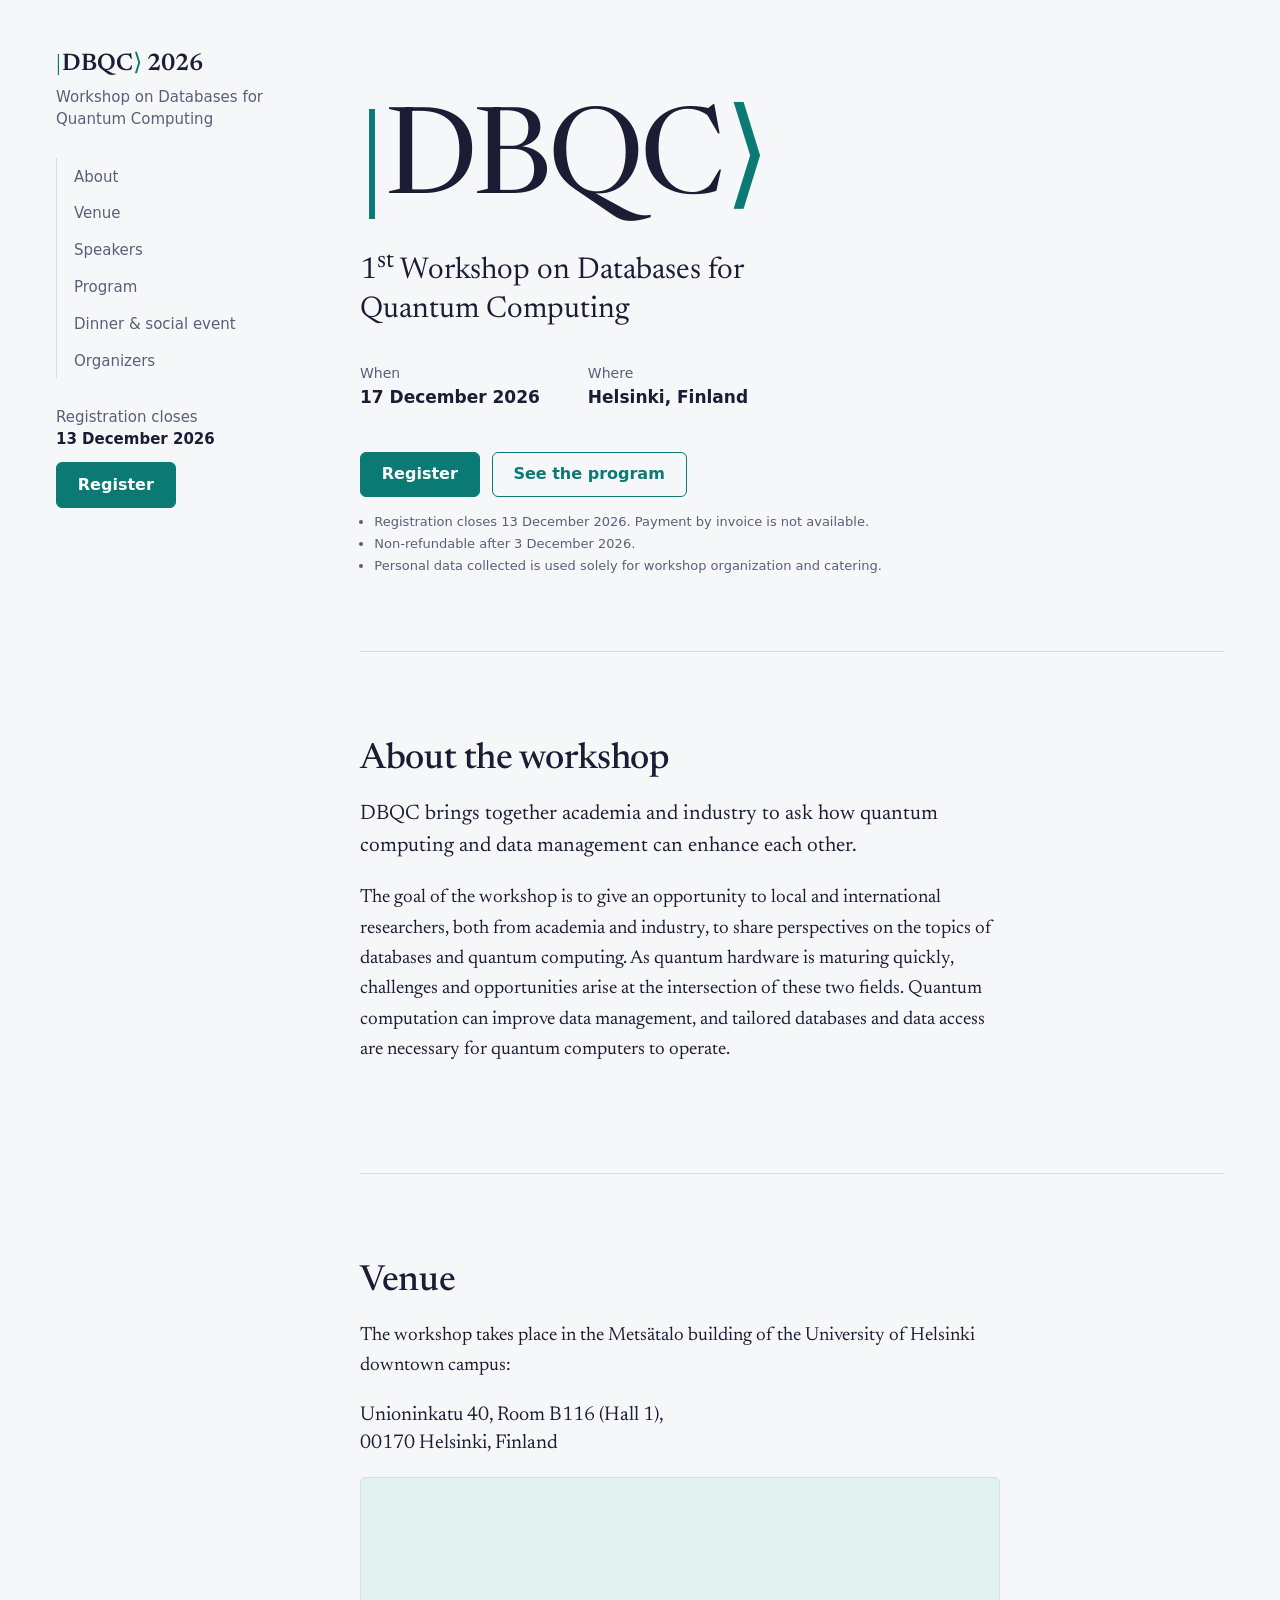
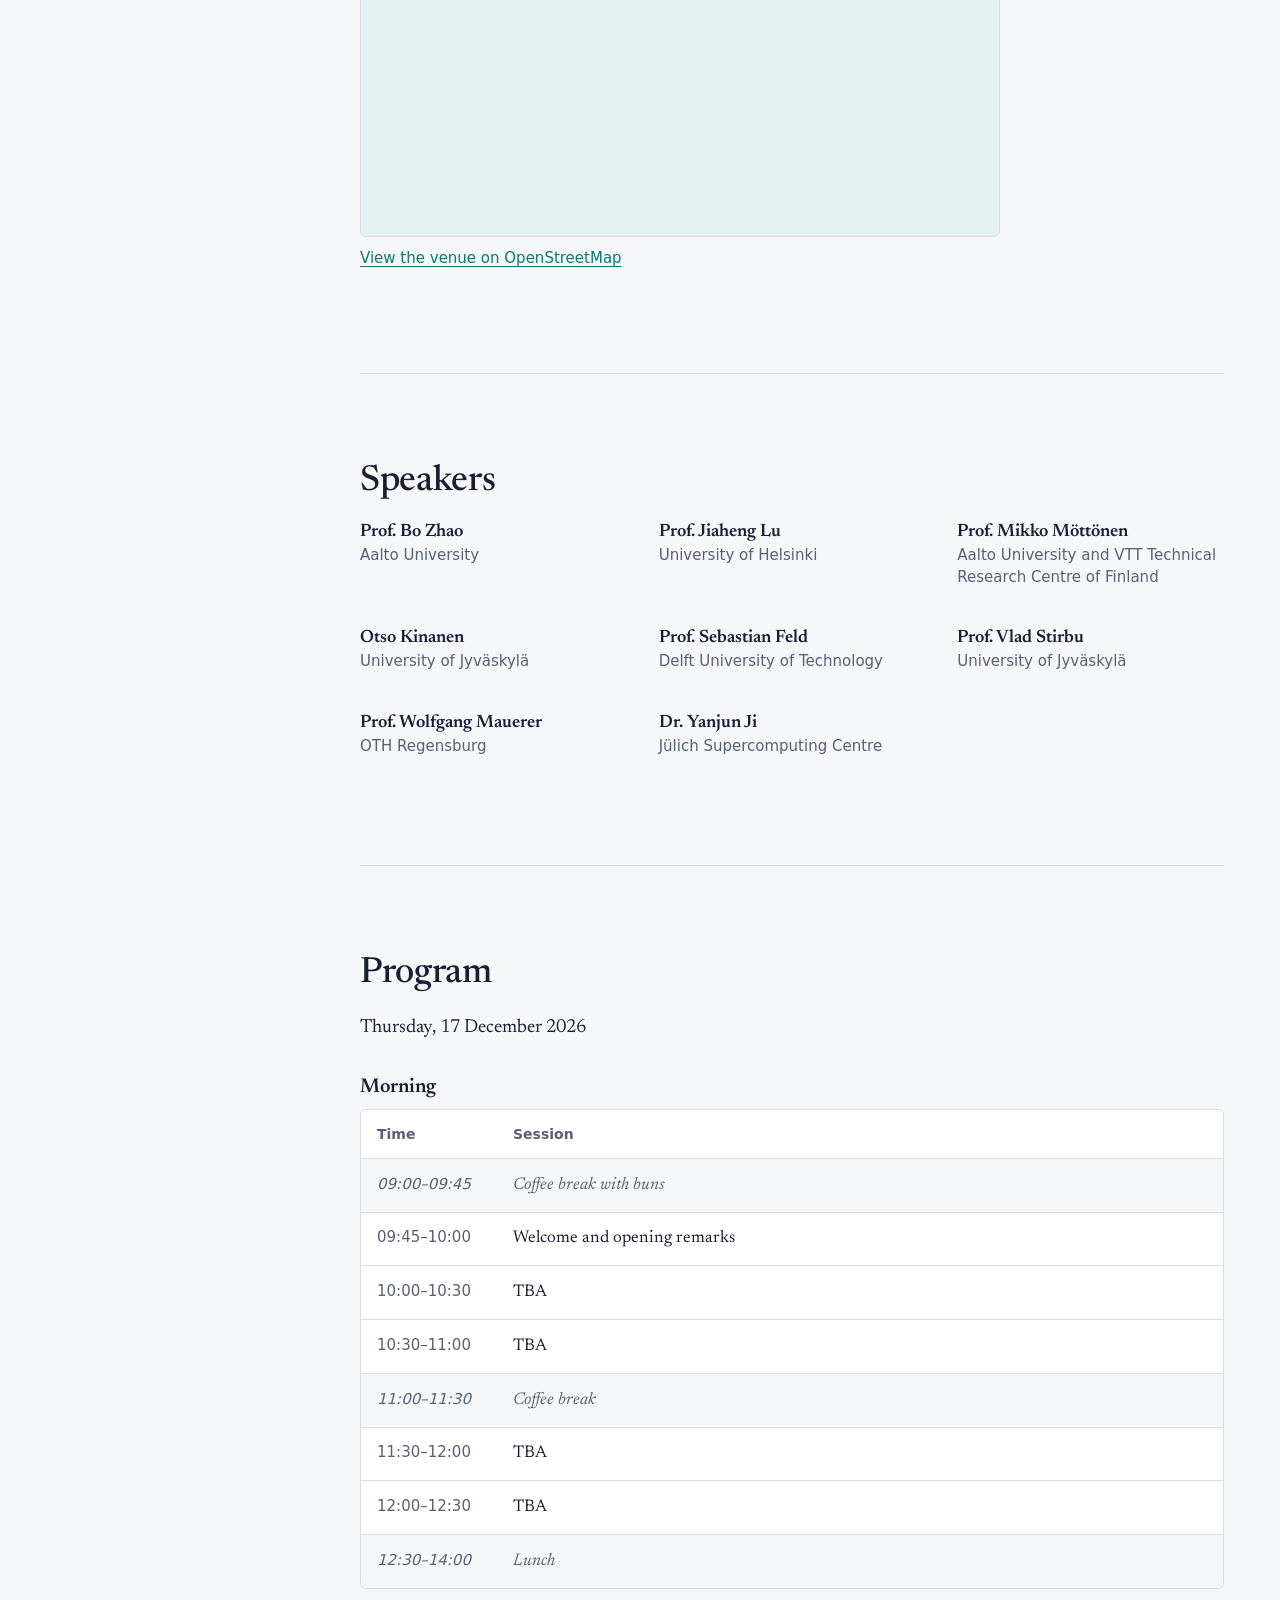
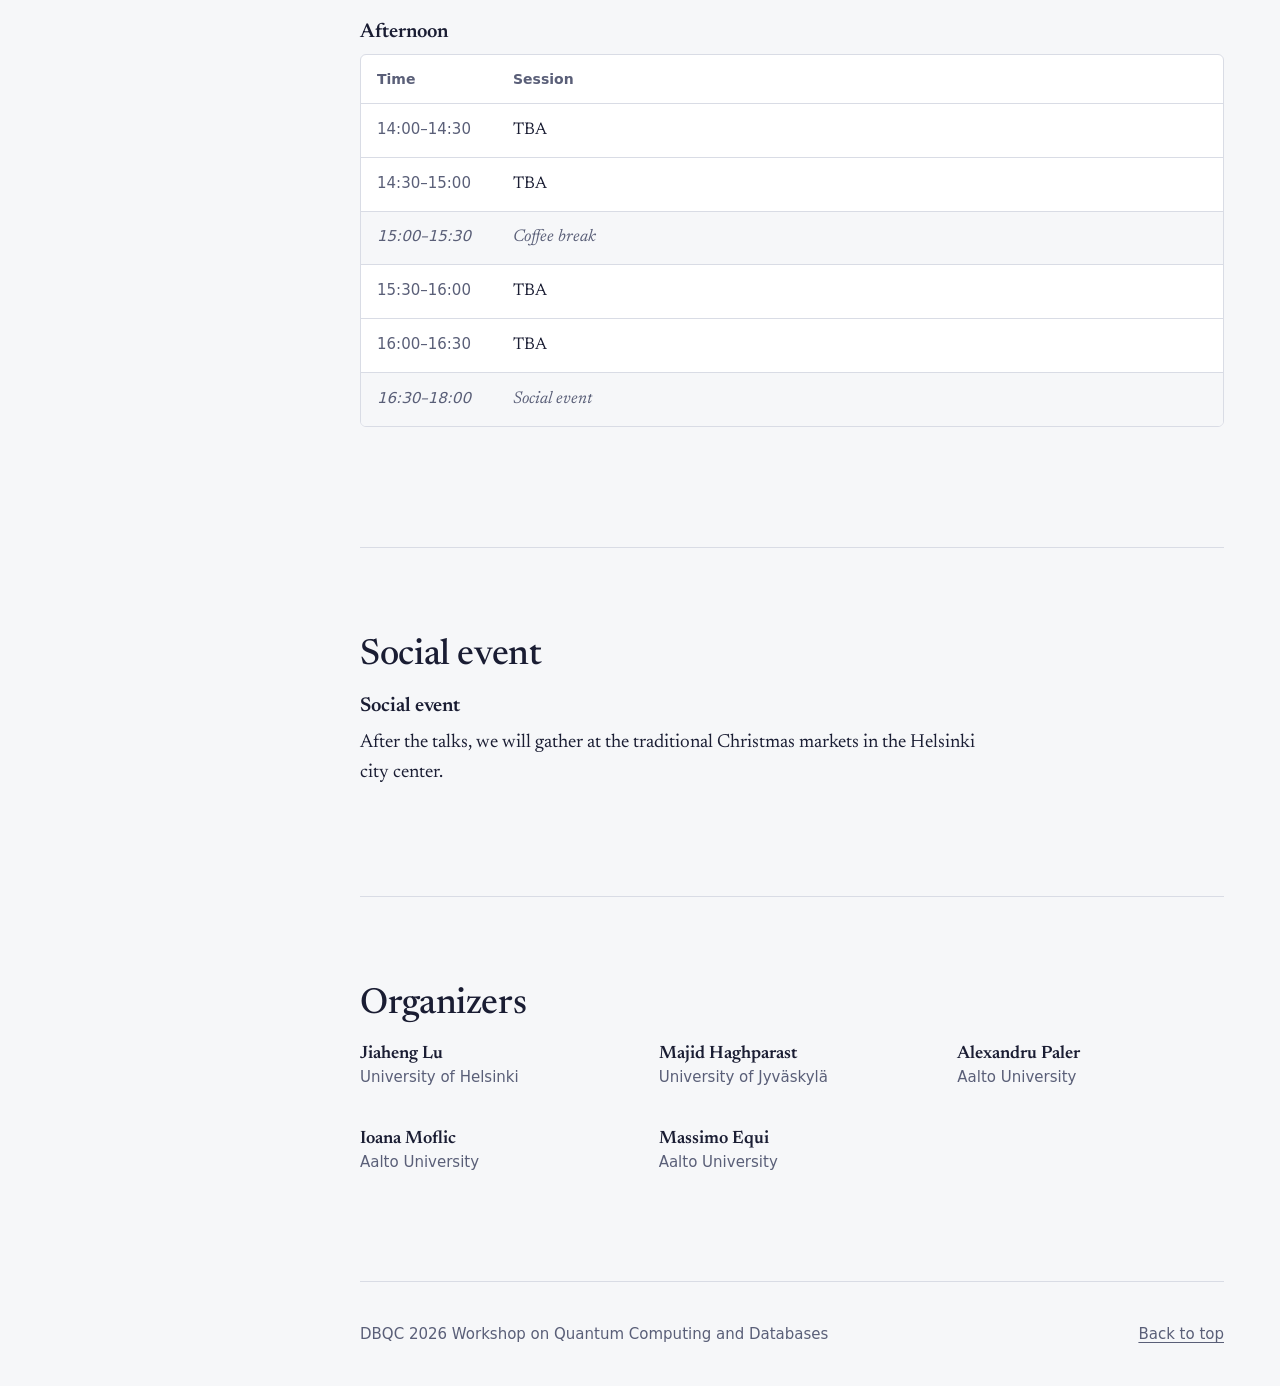
<file: index.html>
<!DOCTYPE html>
<html lang="en">
<head>
  <meta charset="utf-8">
  <meta name="viewport" content="width=device-width, initial-scale=1">
  <title>DBQC 2026 · Workshop on Databases for Quantum Computing</title>
  <meta name="description" content="A one-day workshop on data management and databases for quantum computing.">

  <!-- Font (optional). Remove these three lines to use Georgia instead. -->
  <link rel="preconnect" href="https://fonts.googleapis.com">
  <link rel="preconnect" href="https://fonts.gstatic.com" crossorigin>
  <link href="https://fonts.googleapis.com/css2?family=Newsreader:ital,opsz,wght@0,6..72,400..600;1,6..72,400..600&display=swap" rel="stylesheet">

  <link rel="stylesheet" href="style.css">
</head>
<body>

  <a class="skip-link" href="#main">Skip to content</a>

  <!-- ============ TWO-COLUMN LAYOUT ============
       Left column: the sidebar (stays in view while scrolling).
       Right column: the page content.
       On phones the sidebar turns into a bar at the top. -->
  <div class="layout container">

    <!-- ============ SIDEBAR ============
         Each link points to a section id further down the page. -->
    <aside class="sidebar">
      <a class="brand" href="#top"><span class="ket">DBQC</span> 2026</a>
      <p class="sidebar-tagline">Workshop on Databases for Quantum Computing</p>

      <nav class="site-nav" aria-label="Main">
        <ul>
          <li><a href="#about">About</a></li>
          <li><a href="#venue">Venue</a></li>
          <li><a href="#speakers">Speakers</a></li>
          <li><a href="#program">Program</a></li>
          <li><a href="#dinner">Dinner &amp; social event</a></li>
          <li><a href="#organizers">Organizers</a></li>
        </ul>
      </nav>

      <!-- Hidden on phones, where the same button is in the header -->
      <div class="sidebar-extra">
        <p>Registration closes<br><strong>13 December 2026</strong></p>
        <a class="button" href="https://epayment.helsinki.fi/product/workshop-on-databases-for-quantum-computing/" target="_blank" rel="noopener">Register</a>
      </div>
    </aside>

    <div class="content">

      <!-- ============ HERO ============ -->
      <header class="hero" id="top">
        <!-- <p class="hero-context">A one-day workshop at [Host Conference] 2026</p> -->
        <h1><span class="ket">DBQC</span></h1>
        <p class="hero-title">1<sup>st</sup> Workshop on Databases for Quantum Computing</p>

        <dl class="hero-facts">
          <div><dt>When</dt><dd>17 December 2026</dd></div>
          <div><dt>Where</dt><dd>Helsinki, Finland</dd></div>
          <!-- <div><dt>Format</dt><dd>In person</dd></div> -->
        </dl>
        <div class="actions">
          <a class="button" href="https://epayment.helsinki.fi/product/workshop-on-databases-for-quantum-computing/" target="_blank" rel="noopener">Register</a>
          <a class="button outline" href="#program">See the program</a>
        </div>
        <ul class="reg-notes">
          <li>Registration closes 13 December 2026. Payment by invoice is not available.</li>
          <li>Non-refundable after 3 December 2026.</li>
          <li>Personal data collected is used solely for workshop organization and catering.</li>
        </ul>
      </header>

      <main id="main">

        <!-- ============ ABOUT ============ -->
        <section id="about">
          <h2>About the workshop</h2>
          <p class="lead">DBQC brings together academia and industry to ask how quantum computing and data management can enhance each other.</p>

          <p>
            The goal of the workshop is to give an opportunity to local and international researchers, both from academia and industry, to share perspectives on the topics of databases and quantum computing. As quantum hardware is maturing quickly, challenges and opportunities arise at the intersection of these two fields. Quantum computation can improve data management, and tailored databases and data access are necessary for quantum computers to operate.
          </p>
        </section>

        <!-- ============ VENUE ============ -->
        <section id="venue">
          <h2>Venue</h2>
          <p>The workshop takes place in the Metsätalo building of the University of Helsinki downtown campus:</p>
          <p class="address">
            Unioninkatu 40, Room B116 (Hall 1),
            <br>00170 Helsinki, Finland
          </p>

          <!-- MAP FROM OPENSTREETMAP
               To change it: open openstreetmap.org, find your venue, click
               "Share", choose "HTML", tick "Include marker", and copy the
               src="…" address into the iframe below. Update the link too. -->

          <div class="map">
            <iframe width="425" height="350" src="https://www.openstreetmap.org/export/embed?bbox=24.946509897708896%2C60.17180085492268%2C24.951767027378086%2C60.17346847935872&amp;layer=mapnik&amp;marker=60.1726346777228%2C24.949138462543488" loading="lazy"></iframe>
          </div>
          <p class="map-link">
            <a href="https://www.openstreetmap.org/?mlat=60.172635&amp;mlon=24.949138#map=19/60.172635/24.949138&amp;layers=N">View the venue on OpenStreetMap</a>
          </p>
          <!-- <h3>Getting there</h3>
          <p>From Helsinki Airport, trains I and P reach the city centre in about 35 minutes. From the central railway station it is a short walk to the venue.</p> -->
        </section>

        <!-- ============ SPEAKERS ============
             Replace the initials with a photo:
             <img class="avatar" src="photos/aino.jpg" alt="">
             Remove <span class="tag">Keynote</span> for regular speakers. -->
        <section id="speakers">
          <h2>Speakers</h2>
          <ul class="people">
            <li class="person">
              <!-- <span class="avatar" aria-hidden="true">NS</span> -->
              <div>
                <h3>Prof. Bo Zhao</h3>
                <p>Aalto University</p>
                <!-- <p class="talk">Talk title</p> -->
              </div>
            </li>
            <li class="person">
              <div>
                <h3>Prof. Jiaheng Lu</h3>
                <p>University of Helsinki</p>
                <!-- <p class="talk">Talk title</p> -->
              </div>
            </li>
            <li class="person">
              <div>
                <h3>Prof. Mikko Möttönen</h3>
                <p>Aalto University and VTT Technical Research Centre of Finland</p>
                <!-- <p class="talk">Talk title</p> -->
              </div>
            </li>
            <li class="person">
              <div>
                <h3>Otso Kinanen</h3>
                <p>University of Jyväskylä</p>
                <!-- <p class="talk">Talk title</p> -->
              </div>
            </li>
            <li class="person">
              <!-- <span class="avatar" aria-hidden="true">NS</span> -->
              <div>
                <h3>Prof. Sebastian Feld</h3>
                <p>Delft University of Technology</p>
                <!-- <p class="talk">Talk title</p> -->
              </div>
            </li>
            <li class="person">
              <!-- <span class="avatar" aria-hidden="true">NS</span> -->
              <div>
                <h3>Prof. Vlad Stirbu</h3>
                <p>University of Jyväskylä</p>
                <!-- <p class="talk">Talk title</p> -->
              </div>
            </li>
            <li class="person">
              <div>
                <h3>Prof. Wolfgang Mauerer</h3>
                <p>OTH Regensburg</p>
                <!-- <p class="talk">Talk title</p> -->
              </div>
            </li>
            <li class="person">
              <div>
                <h3>Dr. Yanjun Ji</h3>
                <p>Jülich Supercomputing Centre</p>
                <!-- <p class="talk">Talk title</p> -->
              </div>
            </li>
          </ul>
        </section>

        <!-- ============ PROGRAM ============
             Copy a <tr> row to add a session.
             class="break" for breaks, class="keynote" for keynotes. -->
        <section id="program">
          <h2>Program</h2>
          <!-- <p>Thursday, 17 December 2026. All times are in Eastern European Time (UTC+3).</p> -->
          <p>Thursday, 17 December 2026</p>

          <h3>Morning</h3>
          <div class="table-wrap">
            <table class="schedule">
              <thead>
                <tr>
                  <th scope="col">Time</th>
                  <th scope="col">Session</th>
                </tr>
              </thead>
              <tbody>
                <tr class="break">
                  <td>09:00–09:45</td>
                  <td>Coffee break with buns</td>
                </tr>
                <tr>
                  <td>09:45–10:00</td>
                  <td>Welcome and opening remarks</td>
                </tr>
                <tr>
                  <td>10:00–10:30</td>
                  <td>TBA
                    <!-- <span class="speaker">Name Surname, Institute</span></td> -->
                </tr>
                <tr>
                  <td>10:30–11:00</td>
                  <td>TBA
                    <!-- <span class="speaker">Name Surname, Institute</span></td> -->
                </tr>
                <tr class="break">
                  <td>11:00–11:30</td>
                  <td>Coffee break</td>
                </tr>
                <tr>
                  <td>11:30–12:00</td>
                  <td>TBA
                    <!-- <span class="speaker">Name Surname, Institute</span></td> -->
                </tr>
                <tr>
                  <td>12:00–12:30</td>
                  <td>TBA
                    <!-- <span class="speaker">Name Surname, Institute</span></td> -->
                </tr>
                <tr class="break">
                  <td>12:30–14:00</td>
                  <td>Lunch</td>
                </tr>
              </tbody>
            </table>
          </div>

          <h3>Afternoon</h3>
          <div class="table-wrap">
            <table class="schedule">
              <thead>
                <tr>
                  <th scope="col">Time</th>
                  <th scope="col">Session</th>
                </tr>
              </thead>
              <tbody>
                <tr>
                  <td>14:00–14:30</td>
                  <td>TBA
                    <!-- <span class="speaker">Name Surname, Institute</span></td> -->
                </tr>
                <tr>
                  <td>14:30–15:00</td>
                  <td>TBA
                    <!-- <span class="speaker">Name Surname, Institute</span></td> -->
                </tr>
                <tr class="break">
                  <td>15:00–15:30</td>
                  <td>Coffee break</td>
                </tr>
                <tr>
                  <td>15:30–16:00</td>
                  <td>TBA
                    <!-- <span class="speaker">Name Surname, Institute</span></td> -->
                </tr>
                <tr>
                  <td>16:00–16:30</td>
                  <td>TBA
                    <!-- <span class="speaker">Name Surname, Institute</span></td> -->
                </tr>
                <tr class="break">
                  <td>16:30–18:00</td>
                  <td>Social event</td>
                </tr>
              </tbody>
            </table>
          </div>
        </section>

        <!-- ============ SOCIAL EVENT ============ -->
        <section id="dinner">
          <h2>Social event</h2>

          <h3>Social event</h3>
          <p>
            After the talks, we will gather at the traditional Christmas markets in the Helsinki city center.
          </p>

        </section>

        <!-- ============ ORGANIZERS ============ -->
        <section id="organizers">
          <h2>Organizers</h2>
          <ul class="people">
            <li class="person">
              <div>
                <h3>Jiaheng Lu</h3>
                <p>
                  University of Helsinki
                </p>
              </div>
            </li>
            <li class="person">
              <div>
                <h3>Majid Haghparast</h3>
                <p>
                  University of Jyväskylä
                </p>
              </div>
            </li>
            <li class="person">
              <div>
                <h3>Alexandru Paler</h3>
                <p>
                  Aalto University
                </p>
              </div>
            </li>
            <li class="person">
              <div>
                <h3>Ioana Moflic</h3>
                <p>
                  Aalto University
                </p>
              </div>
            </li>
            <li class="person">
              <div>
                <h3>Massimo Equi</h3>
                <p>
                  Aalto University
                </p>
              </div>
            </li>
          </ul>
          <!-- <p>Questions? Write to <a href="mailto:qdb-workshop@example.org">qdb-workshop@example.org</a>.</p> -->
        </section>

      </main>

      <!-- ============ FOOTER ============ -->
      <footer class="site-footer">
        <p>DBQC 2026 Workshop on Quantum Computing and Databases</p>
        <p><a href="#top">Back to top</a></p>
      </footer>

    </div><!-- /.content -->
  </div><!-- /.layout -->

</body>
</html>
</file>
<file: style.css>
/* ==========================================================================
   Workshop template — style.css
   --------------------------------------------------------------------------
   Plain CSS, no framework, no JavaScript.

   HOW TO CUSTOMISE
   Almost everything you might want to change lives in section 1 below:
   colours, fonts, page width and spacing. Change a value there and it
   updates across the whole site.

   CONTENTS
     1. Design tokens (colours, fonts, sizes)
     2. Base elements
     3. Two-column layout
     4. Sidebar and navigation
     5. Hero
     6. Components: ket notation, buttons, notes, info lists, topic columns
     7. Important dates timeline
     8. Programme table
     9. People (speakers, organisers)
    10. Footer
    11. Small screens and print
   ========================================================================== */


/* 1. Design tokens -------------------------------------------------------- */

:root {
  /* Colours */
  --paper:       #F6F7F9;   /* page background */
  --surface:     #FFFFFF;   /* navigation bar, tables */
  --ink:         #1A1D33;   /* main text */
  --muted:       #5A5F78;   /* secondary text */
  --rule:        #D9DCE5;   /* lines and borders */
  --accent:      #0B7A75;   /* links, buttons, ket brackets */
  --accent-soft: #E1F1EF;   /* tinted backgrounds */
  --on-accent:   #FFFFFF;   /* text on filled buttons */

  /* Fonts (Newsreader is loaded in index.html; Georgia is the fallback) */
  --font-text: "Newsreader", Georgia, "Times New Roman", serif;
  --font-ui:   system-ui, -apple-system, "Segoe UI", Roboto, "Helvetica Neue", Arial, sans-serif;
  --font-math: "STIX Two Math", "Cambria Math", "Latin Modern Math", "Segoe UI Symbol", serif;

  /* Layout */
  --page-width:    78rem;   /* maximum width of the whole page */
  --sidebar-width: 15rem;   /* width of the left column */
  --column-gap:    clamp(2.5rem, 5vw, 5rem);  /* space between columns */
  --text-width:    40rem;   /* maximum width of paragraphs */
  --gutter:        clamp(1.25rem, 4vw, 2.5rem);
  --section-space: clamp(3rem, 8vw, 5.5rem);
  --radius:        0.375rem;

  color-scheme: light;
}

/* Dark mode follows the visitor's system setting.
   Delete this whole block if you want the site to stay light. */
@media (prefers-color-scheme: dark) {
  :root {
    --paper:       #121429;
    --surface:     #1A1D38;
    --ink:         #E7E9F2;
    --muted:       #A2A7C0;
    --rule:        #2F3355;
    --accent:      #5CCFC4;
    --accent-soft: #173A43;
    --on-accent:   #0E1B22;
    color-scheme: dark;
  }
}


/* 2. Base elements -------------------------------------------------------- */

*, *::before, *::after { box-sizing: border-box; }

html {
  scroll-padding-top: 2rem;            /* breathing room above linked headings */
  -webkit-text-size-adjust: 100%;
}

@media (prefers-reduced-motion: no-preference) {
  html { scroll-behavior: smooth; }
}

body {
  margin: 0;
  background: var(--paper);
  color: var(--ink);
  font-family: var(--font-text);
  font-size: 1.1875rem;
  line-height: 1.6;
  font-optical-sizing: auto;
  text-rendering: optimizeLegibility;
}

img { display: block; max-width: 100%; height: auto; }

a {
  color: var(--accent);
  text-decoration-thickness: 1px;
  text-underline-offset: 0.18em;
}
a:hover { text-decoration-thickness: 2px; }

:focus-visible {
  outline: 2px solid var(--accent);
  outline-offset: 3px;
  border-radius: 2px;
}

h1, h2, h3 {
  margin: 0 0 0.5em;
  font-weight: 500;
  line-height: 1.15;
  text-wrap: balance;
}
h2 { font-size: clamp(1.75rem, 3.5vw, 2.25rem); letter-spacing: -0.01em; }
h3 { font-size: 1.25rem; font-weight: 600; margin-top: 2rem; }
h2 + h3 { margin-top: 0; }

p, ul, ol, dl { margin: 0 0 1em; }
p { text-wrap: pretty; }
li { margin-bottom: 0.3em; }

/* Small helpers you can add to any element */
.lead  { font-size: 1.3125rem; line-height: 1.5; }
.muted { color: var(--muted); }
.small { font-size: 0.9375rem; }

.skip-link {
  position: absolute;
  left: 1rem;
  top: -3rem;
  z-index: 20;
  padding: 0.5rem 1rem;
  background: var(--accent);
  color: var(--on-accent);
  font-family: var(--font-ui);
  border-radius: var(--radius);
}
.skip-link:focus { top: 0.75rem; }


/* 3. Two-column layout ---------------------------------------------------- */

.container {
  width: 100%;
  max-width: var(--page-width);
  margin-inline: auto;
  padding-inline: var(--gutter);
}

/* Sidebar on the left, content on the right */
.layout {
  display: grid;
  grid-template-columns: var(--sidebar-width) minmax(0, 1fr);
  gap: 0 var(--column-gap);
  align-items: start;
}

.content { min-width: 0; }

main > section {
  padding-block: var(--section-space);
  border-top: 1px solid var(--rule);
}

/* Keep running text at a comfortable reading width */
section > p,
section > ul,
section > ol { max-width: var(--text-width); }


/* 4. Sidebar and navigation ------------------------------------------------ */

.sidebar {
  position: sticky;
  top: 0;
  display: flex;
  flex-direction: column;
  gap: 1.75rem;
  max-height: 100vh;
  max-height: 100dvh;
  overflow-y: auto;
  padding-block: 3rem 2rem;
  font-family: var(--font-ui);
  font-size: 0.9375rem;
}

.sidebar .brand {
  color: var(--ink);
  font-family: var(--font-text);
  font-size: 1.5rem;
  font-weight: 600;
  line-height: 1.2;
  text-decoration: none;
}

.sidebar-tagline {
  margin: -1.25rem 0 0;
  color: var(--muted);
  line-height: 1.45;
}

.site-nav ul {
  margin: 0;
  padding: 0;
  list-style: none;
  border-left: 1px solid var(--rule);
}
.site-nav li { margin: 0; }

.site-nav a {
  display: block;
  margin-left: -1px;
  padding: 0.4rem 0 0.4rem 1rem;
  border-left: 2px solid transparent;
  color: var(--muted);
  text-decoration: none;
}
.site-nav a:hover {
  border-left-color: var(--accent);
  color: var(--ink);
}

.sidebar-extra p {
  margin: 0 0 0.75rem;
  color: var(--muted);
  line-height: 1.45;
}
.sidebar-extra strong { color: var(--ink); }


/* 5. Hero ----------------------------------------------------------------- */

.hero {
  padding-block: clamp(3rem, 8vw, 6rem) clamp(3rem, 6vw, 4.5rem);
}

.hero-context {
  margin-bottom: 1.25rem;
  color: var(--muted);
  font-family: var(--font-ui);
  font-size: 1rem;
}

.hero h1 {
  margin-bottom: 0.2em;
  font-size: clamp(3.5rem, 11vw, 7.5rem);
  font-weight: 400;
  letter-spacing: -0.03em;
  line-height: 0.95;
}

.hero-title {
  max-width: 30ch;
  margin-bottom: 2rem;
  font-size: clamp(1.375rem, 3vw, 1.875rem);
  line-height: 1.3;
}

.hero-facts {
  display: flex;
  flex-wrap: wrap;
  gap: 1rem 3rem;
  margin: 0 0 2.5rem;
  font-family: var(--font-ui);
}
.hero-facts dt { color: var(--muted); font-size: 0.875rem; }
.hero-facts dd { margin: 0; font-size: 1.0625rem; font-weight: 600; }


/* 6. Components ----------------------------------------------------------- */

/* Ket notation: <span class="ket">QDB</span> renders as |QDB⟩
   Use class="bra" for ⟨QDB| */
.ket::before, .ket::after,
.bra::before, .bra::after {
  color: var(--accent);
  font-family: var(--font-math);
  font-weight: 400;
}
.ket::before { content: "|";     margin-right: 0.04em; }
.ket::after  { content: "\27E9"; margin-left: 0.02em; }
.bra::before { content: "\27E8"; margin-right: 0.02em; }
.bra::after  { content: "|";     margin-left: 0.04em; }

/* Buttons: <a class="button"> or <a class="button outline"> */
.actions {
  display: flex;
  flex-wrap: wrap;
  gap: 0.75rem;
}

.button {
  display: inline-block;
  padding: 0.85em 1.3em;
  border: 1.5px solid var(--accent);
  border-radius: var(--radius);
  background: var(--accent);
  color: var(--on-accent);
  font-family: var(--font-ui);
  font-size: 1rem;
  font-weight: 600;
  line-height: 1;
  text-decoration: none;
}
.button:hover { filter: brightness(1.1); }

.button.outline {
  background: transparent;
  color: var(--accent);
}
.button.outline:hover {
  background: var(--accent-soft);
  filter: none;
}

/* Announcement box: <div class="note">…</div> */
.note {
  max-width: var(--text-width);
  margin-bottom: 1.5rem;
  padding: 1rem 1.25rem;
  border-left: 3px solid var(--accent);
  border-radius: 0 var(--radius) var(--radius) 0;
  background: var(--accent-soft);
  font-family: var(--font-ui);
  font-size: 1rem;
}
.note > :last-child { margin-bottom: 0; }

/* Label/value pairs: <dl class="info"> */
.info {
  display: grid;
  grid-template-columns: max-content 1fr;
  gap: 0.6rem 2rem;
  max-width: var(--text-width);
}
.info dt {
  padding-top: 0.2em;
  font-family: var(--font-ui);
  font-size: 1rem;
  font-weight: 600;
}
.info dd { margin: 0; }

/* Two-column bullet list: <ul class="columns"> */
.columns {
  columns: 2 18rem;
  column-gap: 3rem;
  max-width: none;
  padding-left: 1.2em;
}
.columns li { break-inside: avoid; }

/* Small inline label: <span class="tag">Keynote</span> */
.tag {
  display: inline-block;
  margin-left: 0.4em;
  padding: 0.15em 0.55em;
  border-radius: var(--radius);
  background: var(--accent-soft);
  color: var(--accent);
  font-family: var(--font-ui);
  font-size: 0.75rem;
  font-weight: 600;
  vertical-align: 0.15em;
}


/* Address block */
.address { font-size: 1.25rem; line-height: 1.4; }

/* OpenStreetMap embed: <div class="map"><iframe …></iframe></div>
   Change aspect-ratio to make the map taller (e.g. 1 / 1) or wider (16 / 9). */
.map {
  position: relative;
  aspect-ratio: 16 / 9;
  max-width: var(--text-width);
  overflow: hidden;
  margin-bottom: 0.6rem;
  border: 1px solid var(--rule);
  border-radius: var(--radius);
  background: var(--accent-soft);
}
.map iframe {
  position: absolute;
  inset: 0;
  width: 100%;
  height: 100%;
  border: 0;
}

.map-link {
  font-family: var(--font-ui);
  font-size: 0.9375rem;
}

/* Keynote tag inside a speaker name */
.person h3 .tag { vertical-align: 0.1em; }

/* notes for registration */
.reg-notes {
  max-width: var(--text-width);
  margin: 1rem 0 0;
  padding-left: 1.1em;
  color: var(--muted);
  font-family: var(--font-ui);
  font-size: 0.8125rem;
  line-height: 1.45;
}
.reg-notes li { margin-bottom: 0.2rem; }


/* 7. Important dates timeline ---------------------------------------------
   <ol class="timeline">
     <li class="done">…</li>   date has passed (greyed out)
     <li class="next">…</li>   the upcoming date (highlighted)
     <li>…</li>                future dates
   </ol>
   ------------------------------------------------------------------------- */

.timeline {
  max-width: var(--text-width);
  margin: 0 0 1em 0.4rem;
  padding: 0;
  list-style: none;
}

.timeline li {
  position: relative;
  margin: 0;
  padding: 0 0 1.75rem 2rem;
  border-left: 2px solid var(--rule);
}
.timeline li:last-child {
  padding-bottom: 0;
  border-left-color: transparent;
}

.timeline li::before {
  content: "";
  position: absolute;
  top: 0.3rem;
  left: calc(-0.4rem - 1px);
  width: 0.8rem;
  height: 0.8rem;
  border: 2px solid var(--muted);
  border-radius: 50%;
  background: var(--paper);
}

.timeline time {
  display: block;
  color: var(--muted);
  font-family: var(--font-ui);
  font-size: 0.9375rem;
  font-variant-numeric: tabular-nums;
}

.timeline .done { color: var(--muted); }
.timeline .done::before { border-color: var(--rule); background: var(--rule); }

.timeline .next::before {
  border-color: var(--accent);
  background: var(--accent);
  box-shadow: 0 0 0 4px var(--accent-soft);
}
.timeline .next time { color: var(--accent); font-weight: 600; }


/* 8. Programme table ------------------------------------------------------
   Wrap each table in <div class="table-wrap"> so it scrolls on phones.
   Row classes: class="break" (coffee, lunch), class="keynote".
   ------------------------------------------------------------------------- */

.table-wrap {
  overflow-x: auto;
  margin-bottom: 2rem;
  border: 1px solid var(--rule);
  border-radius: var(--radius);
  background: var(--surface);
}

.schedule {
  width: 100%;
  min-width: 34rem;
  border-collapse: collapse;
  font-size: 1.0625rem;
}

.schedule th,
.schedule td {
  padding: 0.8rem 1rem;
  border-bottom: 1px solid var(--rule);
  text-align: left;
  vertical-align: top;
}
.schedule tbody tr:last-child td { border-bottom: 0; }

.schedule thead th {
  color: var(--muted);
  font-family: var(--font-ui);
  font-size: 0.875rem;
  font-weight: 600;
}

.schedule td:first-child {
  width: 8.5rem;
  color: var(--muted);
  font-family: var(--font-ui);
  font-size: 0.9375rem;
  font-variant-numeric: tabular-nums;
  white-space: nowrap;
}

.schedule .speaker {
  display: block;
  color: var(--muted);
  font-family: var(--font-ui);
  font-size: 0.9375rem;
}

.schedule .break td {
  background: var(--paper);
  color: var(--muted);
  font-style: italic;
}

.schedule .keynote td:first-child { box-shadow: inset 3px 0 0 var(--accent); }


/* 9. People ---------------------------------------------------------------
   <ul class="people">
     <li class="person">
       <span class="avatar">AV</span>    or  <img class="avatar" src="…" alt="">
       <div> <h3>Name</h3> <p>Affiliation</p> </div>
     </li>
   </ul>
   ------------------------------------------------------------------------- */

.people {
  display: grid;
  grid-template-columns: repeat(auto-fill, minmax(15rem, 1fr));
  gap: 2.5rem 2rem;
  max-width: none;
  margin: 0 0 1em;
  padding: 0;
  list-style: none;
}

.person {
  display: flex;
  align-items: flex-start;
  gap: 1rem;
  margin: 0;
}

.avatar {
  display: grid;
  flex: none;
  place-items: center;
  width: 4rem;
  height: 4rem;
  border-radius: 50%;
  background: var(--accent-soft);
  color: var(--accent);
  font-family: var(--font-ui);
  font-size: 1.125rem;
  font-weight: 600;
  object-fit: cover;
}

.person h3 {
  margin: 0 0 0.15rem;
  font-size: 1.125rem;
}

.person p {
  margin: 0;
  color: var(--muted);
  font-family: var(--font-ui);
  font-size: 0.9375rem;
  line-height: 1.45;
}

.person .talk {
  margin-top: 0.5rem;
  color: var(--ink);
  font-family: var(--font-text);
  font-size: 1.0625rem;
  font-style: italic;
}


/* 10. Footer -------------------------------------------------------------- */

.site-footer {
  display: flex;
  flex-wrap: wrap;
  justify-content: space-between;
  gap: 1rem;
  padding-block: 2.5rem;
  border-top: 1px solid var(--rule);
  color: var(--muted);
  font-family: var(--font-ui);
  font-size: 0.9375rem;
}

.site-footer p { margin: 0; }
.site-footer a { color: inherit; }


/* 11. Small screens and print --------------------------------------------- */

/* Below 60rem the two columns stack: the sidebar becomes a bar at the top
   showing the site name and a scrollable row of links. */
@media (max-width: 60rem) {
  html { scroll-padding-top: 5.5rem; }

  .layout { grid-template-columns: minmax(0, 1fr); }

  .sidebar {
    z-index: 10;
    flex-direction: row;
    flex-wrap: wrap;
    align-items: center;
    gap: 0.25rem 2rem;
    max-height: none;
    overflow: visible;
    margin-inline: calc(-1 * var(--gutter));
    padding: 0.6rem var(--gutter);
    border-bottom: 1px solid var(--rule);
    background: var(--surface);
  }
  .sidebar .brand { font-size: 1.25rem; }
  .sidebar-tagline,
  .sidebar-extra { display: none; }

  .site-nav { min-width: 0; flex: 1 1 auto; }
  .site-nav ul {
    display: flex;
    gap: 1.25rem;
    overflow-x: auto;
    border-left: 0;
  }
  .site-nav a {
    margin: 0;
    padding: 0.5rem 0;
    border-left: 0;
    white-space: nowrap;
  }
}

@media (max-width: 40rem) {
  .info { grid-template-columns: 1fr; gap: 0; }
  .info dd { margin-bottom: 0.9rem; }
}

@media print {
  :root {
    --paper: #fff; --surface: #fff; --ink: #000;
    --muted: #444; --rule: #bbb; --accent-soft: #eee;
  }
  .sidebar, .skip-link, .actions, .map { display: none; }
  .layout { display: block; }
  body { font-size: 11pt; }
  main > section { padding-block: 1.5rem; }
  .table-wrap { overflow: visible; }
}
</file>
